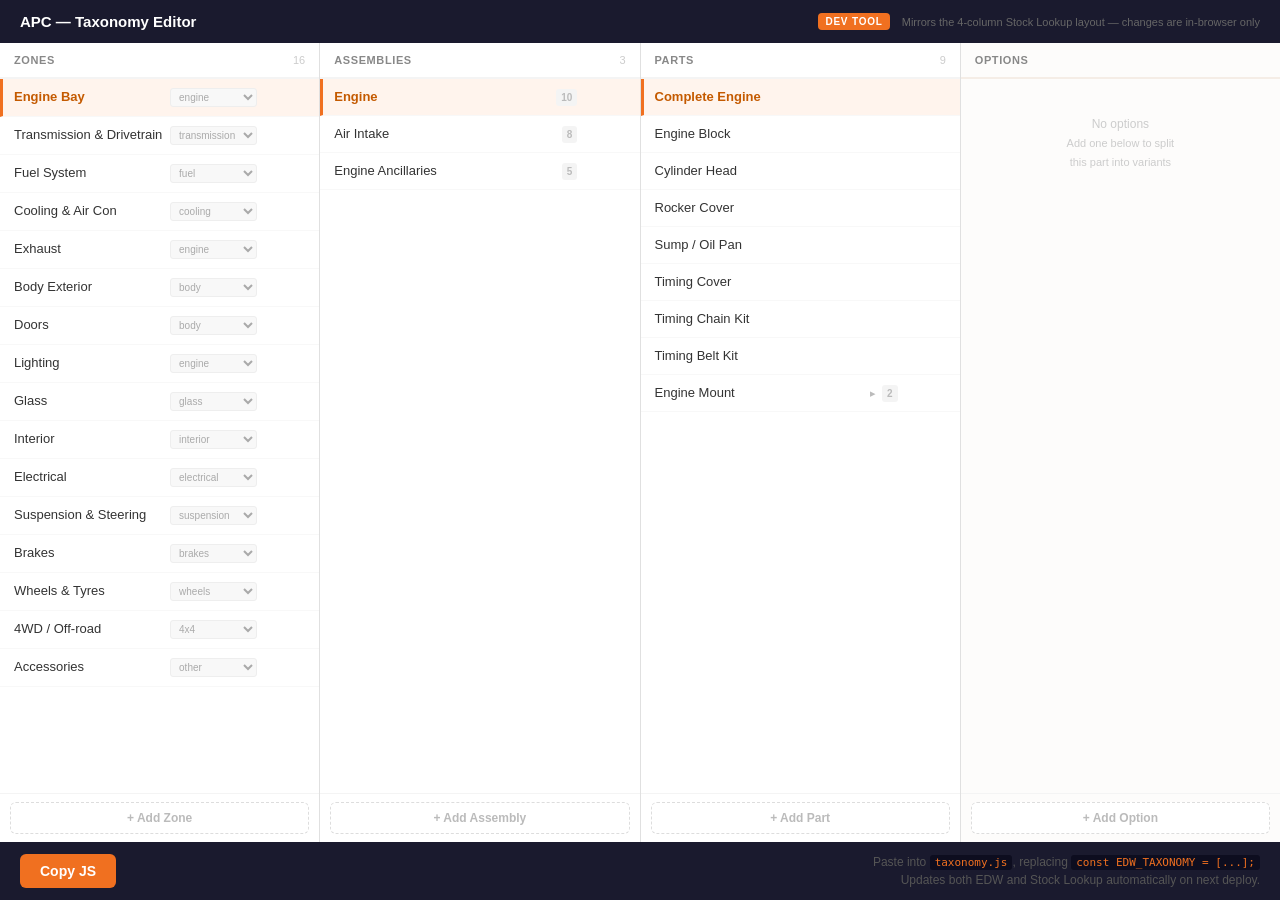
<file: taxonomy-editor.html>
<!DOCTYPE html>
<html lang="en">
<head>
<meta charset="UTF-8">
<meta name="viewport" content="width=device-width, initial-scale=1.0">
<title>APC — Taxonomy Editor</title>
<style>
* { box-sizing: border-box; margin: 0; padding: 0; }
body { font-family: -apple-system, BlinkMacSystemFont, 'Segoe UI', sans-serif; background: #f4f4f4; color: #333; height: 100vh; display: flex; flex-direction: column; overflow: hidden; }

.header { background: #1a1a2e; color: white; padding: 13px 20px; display: flex; align-items: center; gap: 12px; flex-shrink: 0; }
.header h1 { font-size: 15px; font-weight: 700; flex: 1; }
.dev-tag { background: #f07020; color: white; font-size: 10px; font-weight: 800; padding: 3px 7px; border-radius: 4px; letter-spacing: 0.8px; text-transform: uppercase; }
.header-note { font-size: 11px; color: #666; }

.main { display: grid; grid-template-columns: 1fr 1fr 1fr 1fr; gap: 1px; background: #e0e0e0; flex: 1; overflow: hidden; }

.col { background: white; display: flex; flex-direction: column; min-height: 0; }
.col-header { padding: 11px 14px; border-bottom: 2px solid #f4f4f4; display: flex; align-items: center; gap: 8px; flex-shrink: 0; }
.col-title { font-size: 11px; font-weight: 800; text-transform: uppercase; letter-spacing: 0.6px; color: #888; flex: 1; }
.col-count { font-size: 11px; color: #ccc; }
.col-list { flex: 1; overflow-y: auto; min-height: 0; }
.col-footer { padding: 8px 10px; border-top: 1px solid #f4f4f4; flex-shrink: 0; }

.item { padding: 9px 14px; cursor: pointer; border-bottom: 1px solid #f8f8f8; display: flex; align-items: center; gap: 6px; font-size: 13px; line-height: 1.3; transition: background 0.1s; }
.item:hover { background: #fafafa; }
.item.active { background: #fff4ed; border-left: 3px solid #f07020; padding-left: 11px; color: #c45a00; font-weight: 600; }
.item-text { flex: 1; min-width: 0; }
.item-badge { font-size: 10px; color: #bbb; background: #f4f4f4; padding: 2px 5px; border-radius: 3px; flex-shrink: 0; font-weight: 600; }
.item-arrow { font-size: 11px; color: #bbb; flex-shrink: 0; }
.btn-icon { opacity: 0; font-size: 14px; color: #ccc; cursor: pointer; flex-shrink: 0; padding: 2px 4px; border-radius: 3px; line-height: 1; transition: opacity 0.1s, color 0.1s, background 0.1s; border: none; background: none; font-family: inherit; }
.item:hover .btn-icon { opacity: 1; }
.btn-icon.del:hover { color: #ef4444; background: #fee2e2; }
.btn-icon.edit:hover { color: #f07020; background: #fff4ed; }

.empty-state { padding: 36px 14px; text-align: center; color: #ccc; font-size: 12px; line-height: 1.6; }
.empty-state strong { display: block; font-size: 14px; margin-bottom: 4px; color: #ddd; }

.add-btn { width: 100%; padding: 8px; border: 1px dashed #ddd; background: white; color: #bbb; font-size: 12px; font-weight: 600; border-radius: 6px; cursor: pointer; transition: all 0.15s; font-family: inherit; }
.add-btn:hover { border-color: #f07020; color: #f07020; background: #fff4ed; }

.cat-select { font-size: 10px; color: #aaa; background: #f8f8f8; border: 1px solid #eee; border-radius: 3px; padding: 2px 4px; cursor: pointer; flex-shrink: 0; font-family: inherit; }
.cat-select:focus { outline: 1px solid #f07020; }

/* Options column — slightly different tint */
.col.options-col { background: #fdfcfb; }
.col.options-col .col-header { border-bottom-color: #f5ede6; }
.col.options-col .item { border-bottom-color: #f7f3f0; }
.col.options-col .item:hover { background: #fdf6f1; }
.col.options-col .item.active { background: #fff4ed; }

.bottom-bar { background: #1a1a2e; padding: 11px 20px; display: flex; align-items: center; gap: 14px; flex-shrink: 0; }
.copy-btn { background: #f07020; color: white; border: none; padding: 9px 20px; border-radius: 6px; font-size: 14px; font-weight: 700; cursor: pointer; transition: background 0.1s; font-family: inherit; }
.copy-btn:hover { background: #d95f10; }
.copy-btn:active { transform: scale(0.97); }
.copy-ok { color: #22c55e; font-size: 13px; font-weight: 700; opacity: 0; transition: opacity 0.3s; white-space: nowrap; }
.copy-ok.show { opacity: 1; }
.bottom-note { color: #555; font-size: 12px; margin-left: auto; line-height: 1.5; text-align: right; }
.bottom-note code { color: #f07020; background: #0d0d1f; padding: 1px 5px; border-radius: 3px; font-size: 11px; }
</style>
<script src="taxonomy.js?v=1"></script>
</head>
<body>

<div class="header">
  <h1>APC — Taxonomy Editor</h1>
  <span class="dev-tag">Dev Tool</span>
  <span class="header-note">Mirrors the 4-column Stock Lookup layout — changes are in-browser only</span>
</div>

<div class="main">

  <div class="col">
    <div class="col-header">
      <span class="col-title">Zones</span>
      <span class="col-count" id="zone-count"></span>
    </div>
    <div class="col-list" id="zone-list"></div>
    <div class="col-footer"><button class="add-btn" onclick="addZone()">+ Add Zone</button></div>
  </div>

  <div class="col">
    <div class="col-header">
      <span class="col-title">Assemblies</span>
      <span class="col-count" id="asm-count"></span>
    </div>
    <div class="col-list" id="asm-list"></div>
    <div class="col-footer"><button class="add-btn" onclick="addAssembly()">+ Add Assembly</button></div>
  </div>

  <div class="col">
    <div class="col-header">
      <span class="col-title">Parts</span>
      <span class="col-count" id="parts-count"></span>
    </div>
    <div class="col-list" id="parts-list"></div>
    <div class="col-footer"><button class="add-btn" onclick="addPart()">+ Add Part</button></div>
  </div>

  <div class="col options-col">
    <div class="col-header">
      <span class="col-title">Options</span>
      <span class="col-count" id="opts-count"></span>
    </div>
    <div class="col-list" id="opts-list"></div>
    <div class="col-footer"><button class="add-btn" onclick="addOption()">+ Add Option</button></div>
  </div>

</div>

<div class="bottom-bar">
  <button class="copy-btn" onclick="copyJS()">Copy JS</button>
  <span class="copy-ok" id="copy-ok">✓ Copied!</span>
  <span class="bottom-note">
    Paste into <code>taxonomy.js</code>, replacing <code>const EDW_TAXONOMY = [...];</code><br>
    Updates both EDW and Stock Lookup automatically on next deploy.
  </span>
</div>

<script>
const APC_CATS = ['engine','transmission','fuel','cooling','body','electrical','suspension','brakes','wheels','interior','glass','4x4','other'];

const TAXONOMY_DATA = EDW_TAXONOMY;   // sourced from taxonomy.js

// ── State ────────────────────────────────────────────────────────────
let taxonomy = JSON.parse(JSON.stringify(TAXONOMY_DATA));
let selZone = 0;
let selAsm  = 0;
let selPart = 0; // index into getGroups() result

// ── Part grouping (mirrors _slGetPartGroups in script.js) ────────────
function getGroups(zI, aI) {
    const parts = taxonomy[zI]?.assemblies[aI]?.parts || [];
    const map = new Map();
    parts.forEach(p => {
        const m = p.match(/^(.*?)\s*\(([^)]+)\)\s*$/);
        const base = m ? m[1].trim() : p;
        const qual = m ? m[2].trim() : null;
        if (!map.has(base)) map.set(base, []);
        if (qual) map.get(base).push(qual);
    });
    return [...map.entries()].map(([base, quals]) => ({ base, quals }));
}

// ── Utils ────────────────────────────────────────────────────────────
function esc(s) {
    return String(s).replace(/&/g,'&amp;').replace(/</g,'&lt;').replace(/>/g,'&gt;').replace(/"/g,'&quot;');
}

// ── Render ───────────────────────────────────────────────────────────
function render() { renderZones(); renderAsms(); renderParts(); renderOpts(); }

function renderZones() {
    document.getElementById('zone-count').textContent = taxonomy.length;
    document.getElementById('zone-list').innerHTML = taxonomy.length
        ? taxonomy.map((z, i) => `
            <div class="item${i===selZone?' active':''}" onclick="selectZone(${i})">
                <div class="item-text" title="${esc(z.zone)}">${esc(z.zone)}</div>
                <select class="cat-select" onchange="changeCat(${i},this.value)" onclick="event.stopPropagation()">
                    ${APC_CATS.map(c=>`<option value="${c}"${c===z.apcCategory?' selected':''}>${c}</option>`).join('')}
                </select>
                <button class="btn-icon edit" onclick="event.stopPropagation();renameZone(${i})">✎</button>
                <button class="btn-icon del"  onclick="event.stopPropagation();delZone(${i})">×</button>
            </div>`)
          .join('')
        : '<div class="empty-state"><strong>No zones</strong>Add one below</div>';
}

function renderAsms() {
    const zone = taxonomy[selZone];
    document.getElementById('asm-count').textContent = zone ? zone.assemblies.length : '';
    document.getElementById('asm-list').innerHTML = !zone
        ? '<div class="empty-state"><strong>—</strong>Select a zone</div>'
        : !zone.assemblies.length
        ? '<div class="empty-state"><strong>No assemblies</strong>Add one below</div>'
        : zone.assemblies.map((a, i) => `
            <div class="item${i===selAsm?' active':''}" onclick="selectAsm(${i})">
                <div class="item-text" title="${esc(a.name)}">${esc(a.name)}</div>
                <span class="item-badge">${a.parts.length}</span>
                <button class="btn-icon edit" onclick="event.stopPropagation();renameAsm(${i})">✎</button>
                <button class="btn-icon del"  onclick="event.stopPropagation();delAsm(${i})">×</button>
            </div>`)
          .join('');
}

function renderParts() {
    const groups = getGroups(selZone, selAsm);
    document.getElementById('parts-count').textContent = groups.length || '';
    document.getElementById('parts-list').innerHTML = !taxonomy[selZone]?.assemblies[selAsm]
        ? '<div class="empty-state"><strong>—</strong>Select an assembly</div>'
        : !groups.length
        ? '<div class="empty-state"><strong>No parts</strong>Add one below</div>'
        : groups.map((g, i) => `
            <div class="item${i===selPart?' active':''}" onclick="selectPart(${i})">
                <div class="item-text" title="${esc(g.base)}">${esc(g.base)}</div>
                ${g.quals.length ? `<span class="item-arrow">▸</span><span class="item-badge">${g.quals.length}</span>` : ''}
                <button class="btn-icon edit" onclick="event.stopPropagation();renamePart(${i})">✎</button>
                <button class="btn-icon del"  onclick="event.stopPropagation();delPart(${i})">×</button>
            </div>`)
          .join('');
}

function renderOpts() {
    const groups = getGroups(selZone, selAsm);
    const group  = groups[selPart];
    document.getElementById('opts-count').textContent = group?.quals.length || '';
    if (!group) {
        document.getElementById('opts-list').innerHTML = '<div class="empty-state"><strong>—</strong>Select a part</div>';
        return;
    }
    if (!group.quals.length) {
        document.getElementById('opts-list').innerHTML =
            '<div class="empty-state">No options<br><span style="font-size:11px;color:#ccc">Add one below to split<br>this part into variants</span></div>';
        return;
    }
    document.getElementById('opts-list').innerHTML = group.quals.map((q, i) => `
        <div class="item">
            <div class="item-text">${esc(q)}</div>
            <button class="btn-icon edit" onclick="renameOpt(${i})">✎</button>
            <button class="btn-icon del"  onclick="delOpt(${i})">×</button>
        </div>`).join('');
}

// ── Select ───────────────────────────────────────────────────────────
function selectZone(i) { selZone=i; selAsm=0; selPart=0; render(); }
function selectAsm(i)  { selAsm=i;  selPart=0; renderAsms(); renderParts(); renderOpts(); }
function selectPart(i) { selPart=i; renderParts(); renderOpts(); }

// ── Add ──────────────────────────────────────────────────────────────
function addZone() {
    const n = prompt('Zone name:');
    if (!n?.trim()) return;
    taxonomy.push({ zone: n.trim(), apcCategory: 'other', assemblies: [] });
    selZone = taxonomy.length-1; selAsm=0; selPart=0;
    render();
}

function addAssembly() {
    if (!taxonomy[selZone]) return alert('Select a zone first.');
    const n = prompt('Assembly name:');
    if (!n?.trim()) return;
    taxonomy[selZone].assemblies.push({ name: n.trim(), parts: [] });
    selAsm = taxonomy[selZone].assemblies.length-1; selPart=0;
    render();
}

function addPart() {
    const asm = taxonomy[selZone]?.assemblies[selAsm];
    if (!asm) return alert('Select an assembly first.');
    const n = prompt('Part name:\n\nTip: leave options for the Options column — just enter the base name here, e.g. "Shock Absorber" not "Shock Absorber (Front Left)"');
    if (!n?.trim()) return;
    // Strip any trailing qualifier from the base name entered here
    const base = n.trim().replace(/\s*\([^)]+\)\s*$/, '').trim();
    asm.parts.push(base);
    selPart = getGroups(selZone, selAsm).length - 1;
    renderParts(); renderOpts();
}

function addOption() {
    const asm = taxonomy[selZone]?.assemblies[selAsm];
    if (!asm) return alert('Select an assembly first.');
    const groups = getGroups(selZone, selAsm);
    const group  = groups[selPart];
    if (!group) return alert('Select a part first.');
    const q = prompt(`Add option for "${group.base}":\n\nExamples: Left, Right, Front Left, Manual, Automatic`);
    if (!q?.trim()) return;
    asm.parts.push(`${group.base} (${q.trim()})`);
    // Remove bare base-name entry if we just added the first qualifier
    if (!group.quals.length) {
        const idx = asm.parts.indexOf(group.base);
        if (idx !== -1) asm.parts.splice(idx, 1);
    }
    renderParts(); renderOpts();
}

// ── Rename ───────────────────────────────────────────────────────────
function renameZone(i) {
    const n = prompt('Rename zone:', taxonomy[i].zone);
    if (!n?.trim() || n.trim()===taxonomy[i].zone) return;
    taxonomy[i].zone = n.trim(); renderZones();
}

function renameAsm(i) {
    const cur = taxonomy[selZone].assemblies[i].name;
    const n = prompt('Rename assembly:', cur);
    if (!n?.trim() || n.trim()===cur) return;
    taxonomy[selZone].assemblies[i].name = n.trim(); renderAsms();
}

function renamePart(i) {
    const groups = getGroups(selZone, selAsm);
    const group  = groups[i];
    if (!group) return;
    const n = prompt('Rename part base name:', group.base);
    if (!n?.trim() || n.trim()===group.base) return;
    const newBase = n.trim();
    const asm = taxonomy[selZone].assemblies[selAsm];
    asm.parts = asm.parts.map(p => {
        if (p === group.base) return newBase;
        if (p.startsWith(group.base + ' (')) return newBase + p.slice(group.base.length);
        return p;
    });
    renderParts(); renderOpts();
}

function renameOpt(i) {
    const groups = getGroups(selZone, selAsm);
    const group  = groups[selPart];
    if (!group || !group.quals[i]) return;
    const oldQ = group.quals[i];
    const n = prompt('Rename option:', oldQ);
    if (!n?.trim() || n.trim()===oldQ) return;
    const asm = taxonomy[selZone].assemblies[selAsm];
    const oldFull = `${group.base} (${oldQ})`;
    const newFull = `${group.base} (${n.trim()})`;
    const idx = asm.parts.indexOf(oldFull);
    if (idx !== -1) asm.parts[idx] = newFull;
    renderParts(); renderOpts();
}

// ── Delete ───────────────────────────────────────────────────────────
function delZone(i) {
    if (!confirm(`Delete zone "${taxonomy[i].zone}" and ALL its contents?`)) return;
    taxonomy.splice(i,1);
    selZone = Math.min(selZone, Math.max(0, taxonomy.length-1));
    selAsm=0; selPart=0;
    render();
}

function delAsm(i) {
    const a = taxonomy[selZone]?.assemblies[i];
    if (!a || !confirm(`Delete assembly "${a.name}" and all its parts?`)) return;
    taxonomy[selZone].assemblies.splice(i,1);
    selAsm = Math.min(selAsm, Math.max(0, taxonomy[selZone].assemblies.length-1));
    selPart=0;
    render();
}

function delPart(i) {
    const groups = getGroups(selZone, selAsm);
    const group  = groups[i];
    if (!group) return;
    const label = group.quals.length ? `"${group.base}" and all its ${group.quals.length} options` : `"${group.base}"`;
    if (!confirm(`Delete ${label}?`)) return;
    const asm = taxonomy[selZone].assemblies[selAsm];
    asm.parts = asm.parts.filter(p => p !== group.base && !p.startsWith(group.base + ' ('));
    selPart = Math.min(selPart, Math.max(0, getGroups(selZone, selAsm).length-1));
    renderParts(); renderOpts();
}

function delOpt(i) {
    const groups = getGroups(selZone, selAsm);
    const group  = groups[selPart];
    if (!group || !group.quals[i]) return;
    const full = `${group.base} (${group.quals[i]})`;
    if (!confirm(`Delete option "${group.quals[i]}" from "${group.base}"?`)) return;
    const asm = taxonomy[selZone].assemblies[selAsm];
    asm.parts = asm.parts.filter(p => p !== full);
    // If last option removed, restore the bare base name
    const remaining = getGroups(selZone, selAsm).find(g => g.base === group.base);
    if (!remaining) asm.parts.push(group.base);
    renderParts(); renderOpts();
}

// ── Category ─────────────────────────────────────────────────────────
function changeCat(i, val) { taxonomy[i].apcCategory = val; }

// ── Export ───────────────────────────────────────────────────────────
function copyJS() {
    const lines = ['const EDW_TAXONOMY = ['];
    taxonomy.forEach((zone, zi) => {
        lines.push('    {');
        lines.push(`        zone: ${JSON.stringify(zone.zone)},`);
        lines.push(`        apcCategory: ${JSON.stringify(zone.apcCategory)},`);
        lines.push('        assemblies: [');
        zone.assemblies.forEach(asm => {
            const ps = asm.parts.map(p => JSON.stringify(p)).join(', ');
            lines.push(`            { name: ${JSON.stringify(asm.name)}, parts: [${ps}] },`);
        });
        lines.push('        ]');
        lines.push('    }' + (zi < taxonomy.length-1 ? ',' : ''));
    });
    lines.push('];');
    navigator.clipboard.writeText(lines.join('\n')).then(() => {
        const el = document.getElementById('copy-ok');
        el.classList.add('show');
        setTimeout(() => el.classList.remove('show'), 2500);
    }).catch(() => alert('Clipboard blocked — try in Chrome/Edge or serve via HTTP.'));
}

render();
</script>
</body>
</html>
</file>
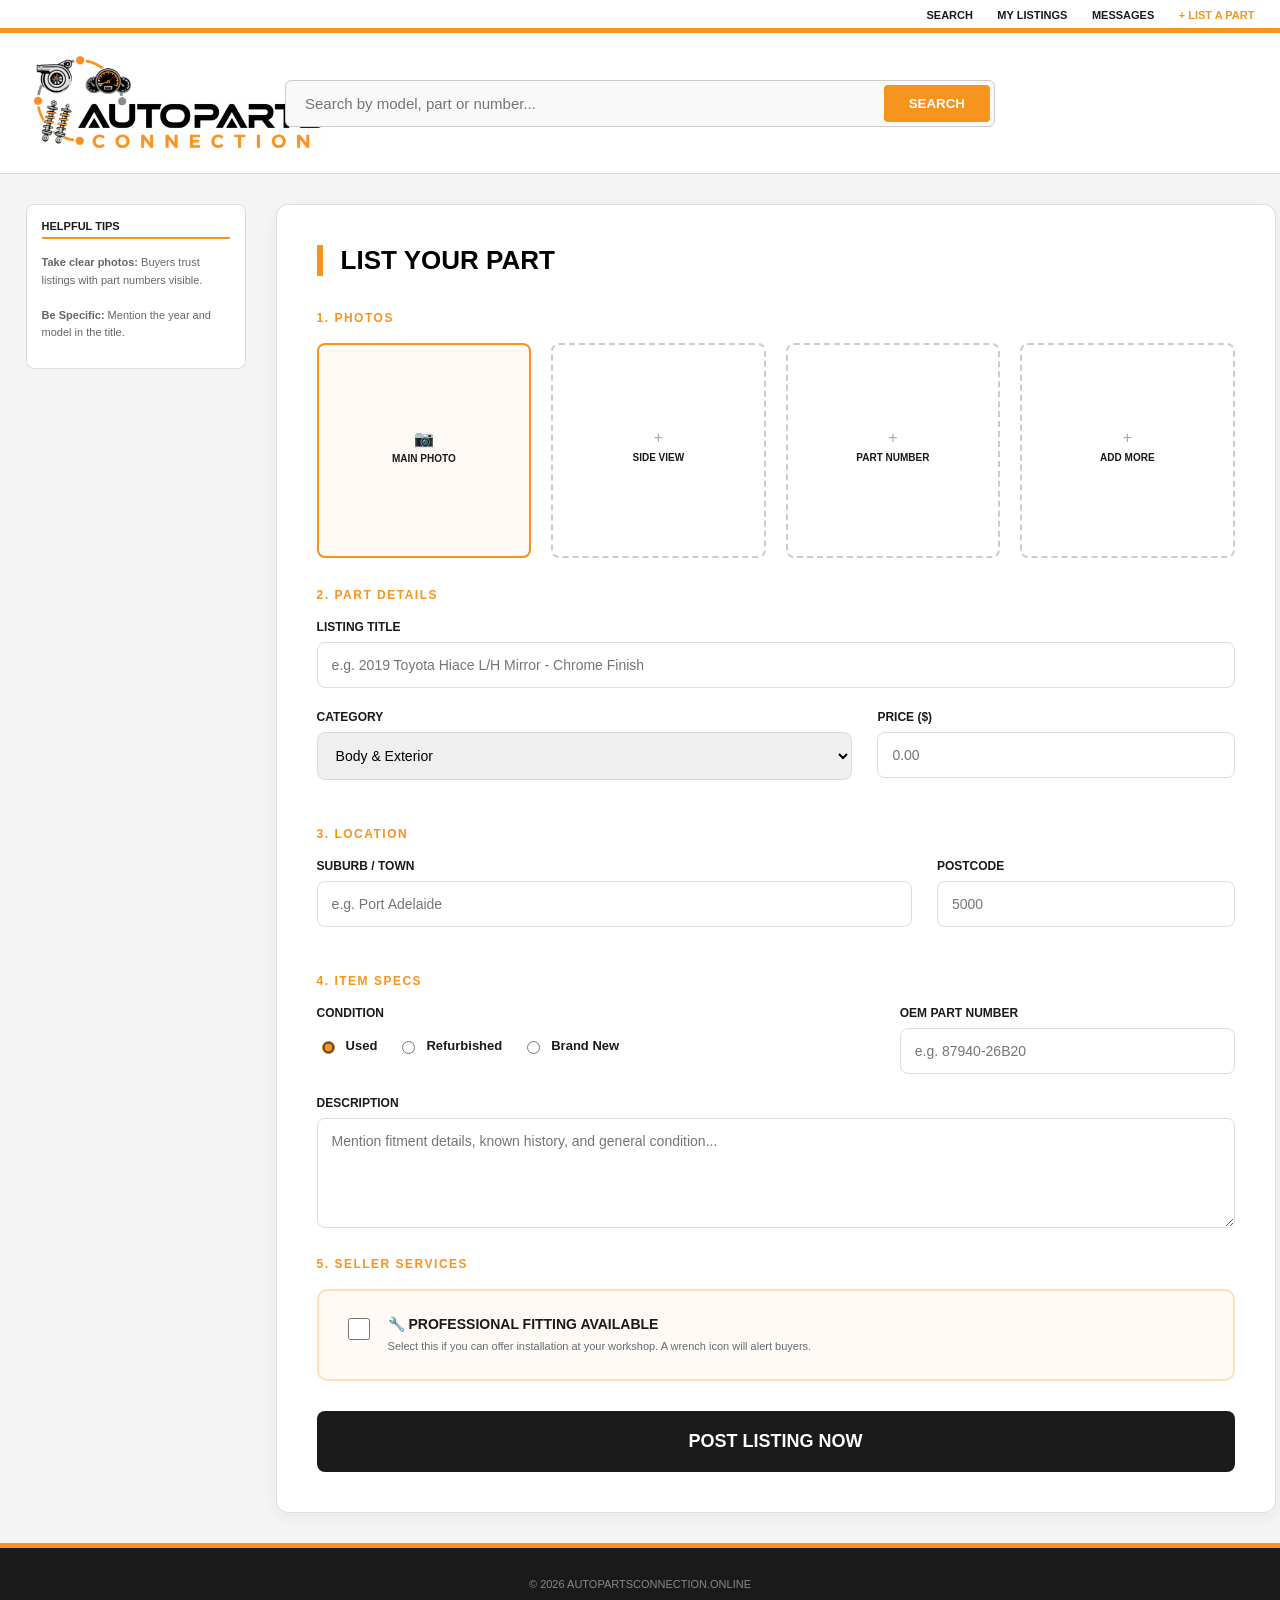
<file: images/list-part-final.html>
<!DOCTYPE html>
<html lang="en">
<head>
    <meta charset="UTF-8">
    <meta name="viewport" content="width=device-width, initial-scale=1.0">
    <title>List a Part | Auto Parts Connection</title>
    <style>
        :root { 
            --apc-orange: #F7941D; 
            --apc-black: #1A1A1B; 
            --bg: #F4F4F4; 
            --white: #ffffff; 
            --grey-text: #636e72; 
        }

        html, body { height: 100%; margin: 0; font-family: 'Segoe UI', sans-serif; background: var(--bg); display: flex; flex-direction: column; }
        
        input::-webkit-outer-spin-button,
        input::-webkit-inner-spin-button { -webkit-appearance: none; margin: 0; }
        input[type=number] { -moz-appearance: textfield; }

        .top-bar { background: var(--white); padding: 5px 2%; text-align: right; border-bottom: 5px solid var(--apc-orange); flex-shrink: 0; }
        .top-bar a { margin-left: 20px; text-decoration: none; color: var(--apc-black); font-size: 11px; font-weight: bold; text-transform: uppercase; }

        .header-main { background: var(--white); padding: 15px 2%; border-bottom: 1px solid #ddd; display: flex; align-items: center; position: relative; min-height: 110px; flex-shrink: 0; }
        .header-main img { height: 100px; display: block; }
        
        /* MATCHED SEARCH BAR */
        .header-search-container { position: absolute !important; left: 50% !important; transform: translateX(-50%) !important; display: flex !important; background: #f9f9f9 !important; padding: 4px !important; border-radius: 6px !important; border: 1px solid #ccc !important; width: 100% !important; max-width: 700px !important; }
        .header-search-container input { flex: 1 !important; padding: 10px 15px !important; border: none !important; background: transparent !important; font-size: 15px !important; outline: none !important; }
        .header-search-container button { background: var(--apc-orange) !important; color: var(--white) !important; border: none !important; padding: 0 25px !important; border-radius: 4px !important; font-weight: 900 !important; cursor: pointer !important; }

        .main-layout { display: grid; grid-template-columns: 1fr 1000px 1fr; gap: 30px; padding: 30px 2%; width: 100%; box-sizing: border-box; flex: 1 0 auto; }
        .sidebar-left, .sidebar-right { justify-self: center; width: 220px; }
        .sidebar-box { background: var(--white); border-radius: 8px; border: 1px solid #ddd; padding: 15px; height: fit-content; width: 100%; box-sizing: border-box; }
        .sidebar-title { font-size: 11px; font-weight: 900; text-transform: uppercase; color: var(--apc-black); border-bottom: 2px solid var(--apc-orange); padding-bottom: 5px; margin-bottom: 15px; display: block; }

        .form-card { background: white; border-radius: 12px; border: 1px solid #ddd; padding: 40px; box-shadow: 0 4px 15px rgba(0,0,0,0.05); }
        h1 { font-weight: 900; text-transform: uppercase; border-left: 6px solid var(--apc-orange); padding-left: 18px; font-size: 26px; margin-bottom: 35px; margin-top: 0; }
        
        .section-label { font-size: 12px; font-weight: 900; text-transform: uppercase; color: var(--apc-orange); margin-bottom: 18px; display: block; letter-spacing: 1.5px; margin-top: 25px; }
        .form-group { margin-bottom: 22px; }
        label { display: block; font-weight: 800; font-size: 12px; text-transform: uppercase; margin-bottom: 8px; color: var(--apc-black); }
        input[type="text"], input[type="number"], select, textarea { width: 100%; padding: 14px; border: 1px solid #ddd; border-radius: 8px; box-sizing: border-box; font-family: inherit; font-size: 14px; outline: none; }

        .photo-upload-grid { display: grid; grid-template-columns: repeat(4, 1fr); gap: 20px; margin-bottom: 30px; }
        .photo-box { aspect-ratio: 1/1; border: 2px dashed #ccc; border-radius: 8px; display: flex; flex-direction: column; align-items: center; justify-content: center; color: #aaa; cursor: pointer; transition: 0.2s; }
        .photo-box:hover { border-color: var(--apc-orange); color: var(--apc-orange); background: #fffaf5; }
        .photo-box.main-photo { border: 2px solid var(--apc-orange); background: #fffaf5; color: var(--apc-orange); }

        .fitting-box { background: #fffaf5; border: 2px solid #ffe0b3; padding: 25px; border-radius: 10px; display: flex; align-items: flex-start; gap: 15px; margin-bottom: 20px; }
        .wrench-toggle { width: 22px; height: 22px; accent-color: var(--apc-orange); margin-top: 2px; flex-shrink: 0; }
        .fitting-text h3 { margin: 0; font-size: 14px; font-weight: 900; color: var(--apc-black); }
        .fitting-text p { margin: 6px 0 0 0; font-size: 11px; color: var(--grey-text); line-height: 1.5; }

        .btn-list { background: var(--apc-black); color: white; border: none; padding: 20px; border-radius: 8px; font-weight: 900; width: 100%; cursor: pointer; font-size: 18px; text-transform: uppercase; transition: 0.2s; margin-top: 10px; }
        .btn-list:hover { background: var(--apc-orange); }

        footer { background: var(--apc-black); color: #888; padding: 30px; text-align: center; font-size: 11px; border-top: 5px solid var(--apc-orange); flex-shrink: 0; }
    </style>
</head>
<body>

    <div class="top-bar">
        <a href="index.html">SEARCH</a>
        <a href="#">MY LISTINGS</a>
        <a href="#">MESSAGES</a>
        <a href="list-part.html" style="color: var(--apc-orange);">+ LIST A PART</a>
    </div>

    <div class="header-main">
        <a href="index.html"><img src="APC.logo.png" alt="Auto Parts Connection"></a>
        <div class="header-search-container">
            <input type="text" placeholder="Search by model, part or number...">
            <button>SEARCH</button>
        </div>
    </div>

    <div class="main-layout">
        <div class="sidebar-left">
            <aside class="sidebar-box">
                <span class="sidebar-title">Helpful Tips</span>
                <p style="font-size: 11px; color: #666; line-height: 1.6;">
                    <b>Take clear photos:</b> Buyers trust listings with part numbers visible.<br><br>
                    <b>Be Specific:</b> Mention the year and model in the title.
                </p>
            </aside>
        </div>

        <main>
            <div class="form-card">
                <h1>List Your Part</h1>
                
                <span class="section-label">1. Photos</span>
                <div class="photo-upload-grid">
                    <div class="photo-box main-photo"><span>📷</span><label style="font-size: 10px; margin-top: 5px; cursor: pointer;">Main Photo</label></div>
                    <div class="photo-box"><span>+</span><label style="font-size: 10px; margin-top: 5px; cursor: pointer;">Side View</label></div>
                    <div class="photo-box"><span>+</span><label style="font-size: 10px; margin-top: 5px; cursor: pointer;">Part Number</label></div>
                    <div class="photo-box"><span>+</span><label style="font-size: 10px; margin-top: 5px; cursor: pointer;">Add More</label></div>
                </div>

                <span class="section-label">2. Part Details</span>
                <div class="form-group">
                    <label>Listing Title</label>
                    <input type="text" id="partTitle" placeholder="e.g. 2019 Toyota Hiace L/H Mirror - Chrome Finish">
                </div>

                <div style="display:flex; gap:25px;">
                    <div class="form-group" style="flex:1.5;">
                        <label>Category</label>
                        <select id="partCategory">
                            <option>Body & Exterior</option>
                            <option>Engine & Drivetrain</option>
                            <option>Interior & Dash</option>
                            <option>Wheels & Tyres</option>
                            <option>Electrical & Lighting</option>
                        </select>
                    </div>
                    <div class="form-group" style="flex:1;">
                        <label>Price ($)</label>
                        <input type="number" id="partPrice" placeholder="0.00">
                    </div>
                </div>

                <span class="section-label">3. Location</span>
                <div style="display:flex; gap:25px;">
                    <div class="form-group" style="flex:2;">
                        <label>Suburb / Town</label>
                        <input type="text" id="partLocation" placeholder="e.g. Port Adelaide">
                    </div>
                    <div class="form-group" style="flex:1;">
                        <label>Postcode</label>
                        <input type="text" placeholder="5000">
                    </div>
                </div>

                <span class="section-label">4. Item Specs</span>
                <div style="display:flex; gap:25px;">
                    <div class="form-group" style="flex:2;">
                        <label>Condition</label>
                        <div style="display: flex; gap: 20px; padding-top: 10px;">
                            <label style="font-weight: 600; text-transform: none; display: flex; align-items: center; gap: 8px; font-size: 13px; cursor: pointer;">
                                <input type="radio" name="cond" value="Used" checked style="width: auto; accent-color: var(--apc-orange);"> Used
                            </label>
                            <label style="font-weight: 600; text-transform: none; display: flex; align-items: center; gap: 8px; font-size: 13px; cursor: pointer;">
                                <input type="radio" name="cond" value="Refurbished" style="width: auto; accent-color: var(--apc-orange);"> Refurbished
                            </label>
                            <label style="font-weight: 600; text-transform: none; display: flex; align-items: center; gap: 8px; font-size: 13px; cursor: pointer;">
                                <input type="radio" name="cond" value="New" style="width: auto; accent-color: var(--apc-orange);"> Brand New
                            </label>
                        </div>
                    </div>
                    <div class="form-group" style="flex:1.2;">
                        <label>OEM Part Number</label>
                        <input type="text" placeholder="e.g. 87940-26B20">
                    </div>
                </div>

                <div class="form-group">
                    <label>Description</label>
                    <textarea id="partDesc" rows="5" placeholder="Mention fitment details, known history, and general condition..."></textarea>
                </div>

                <span class="section-label">5. Seller Services</span>
                <div class="fitting-box">
                    <input type="checkbox" id="fittingToggle" class="wrench-toggle">
                    <div class="fitting-text">
                        <h3>🔧 PROFESSIONAL FITTING AVAILABLE</h3>
                        <p>Select this if you can offer installation at your workshop. A wrench icon will alert buyers.</p>
                    </div>
                </div>

                <button type="button" id="postBtn" class="btn-list">POST LISTING NOW</button>
            </div>
        </main>

        <div class="sidebar-right">
            <aside class="sidebar-box">
                <span class="sidebar-title">Sponsored</span>
                <div style="width:100%; height:120px; background:#eee; border-radius:4px; margin-bottom:10px; display:flex; align-items:center; justify-content:center; color:#ccc; font-size:10px;">AD SPACE</div>
            </aside>
        </div>
    </div>

    <footer>&copy; 2026 AUTOPARTSCONNECTION.ONLINE</footer>

    <script>
        document.getElementById('postBtn').addEventListener('click', function() {
            // 1. Capture the values
            const title = document.getElementById('partTitle').value;
            const price = document.getElementById('partPrice').value;
            const location = document.getElementById('partLocation').value;
            
            // Get selected radio button value
            const condition = document.querySelector('input[name="cond"]:checked').value;

            // Simple check: Don't post if empty
            if(!title || !price || !location) {
                alert("Please fill in the title, price, and location!");
                return;
            }

            // 2. Create the data package
            const newPart = {
                title: title,
                price: price,
                location: location,
                condition: condition,
                image: "images/placeholder.jpg" // Placeholder until we handle uploads
            };

            // 3. Get existing parts from memory or start empty list
            let savedParts = JSON.parse(localStorage.getItem('myParts')) || [];

            // 4. Add new part to the front of the list
            savedParts.unshift(newPart);

            // 5. Save back to memory
            localStorage.setItem('myParts', JSON.stringify(savedParts));

            // 6. Notify and Go Home
            alert("Part Listed Successfully!");
            window.location.href = "index.html";
        });
    </script>

</body>
</html>
</file>
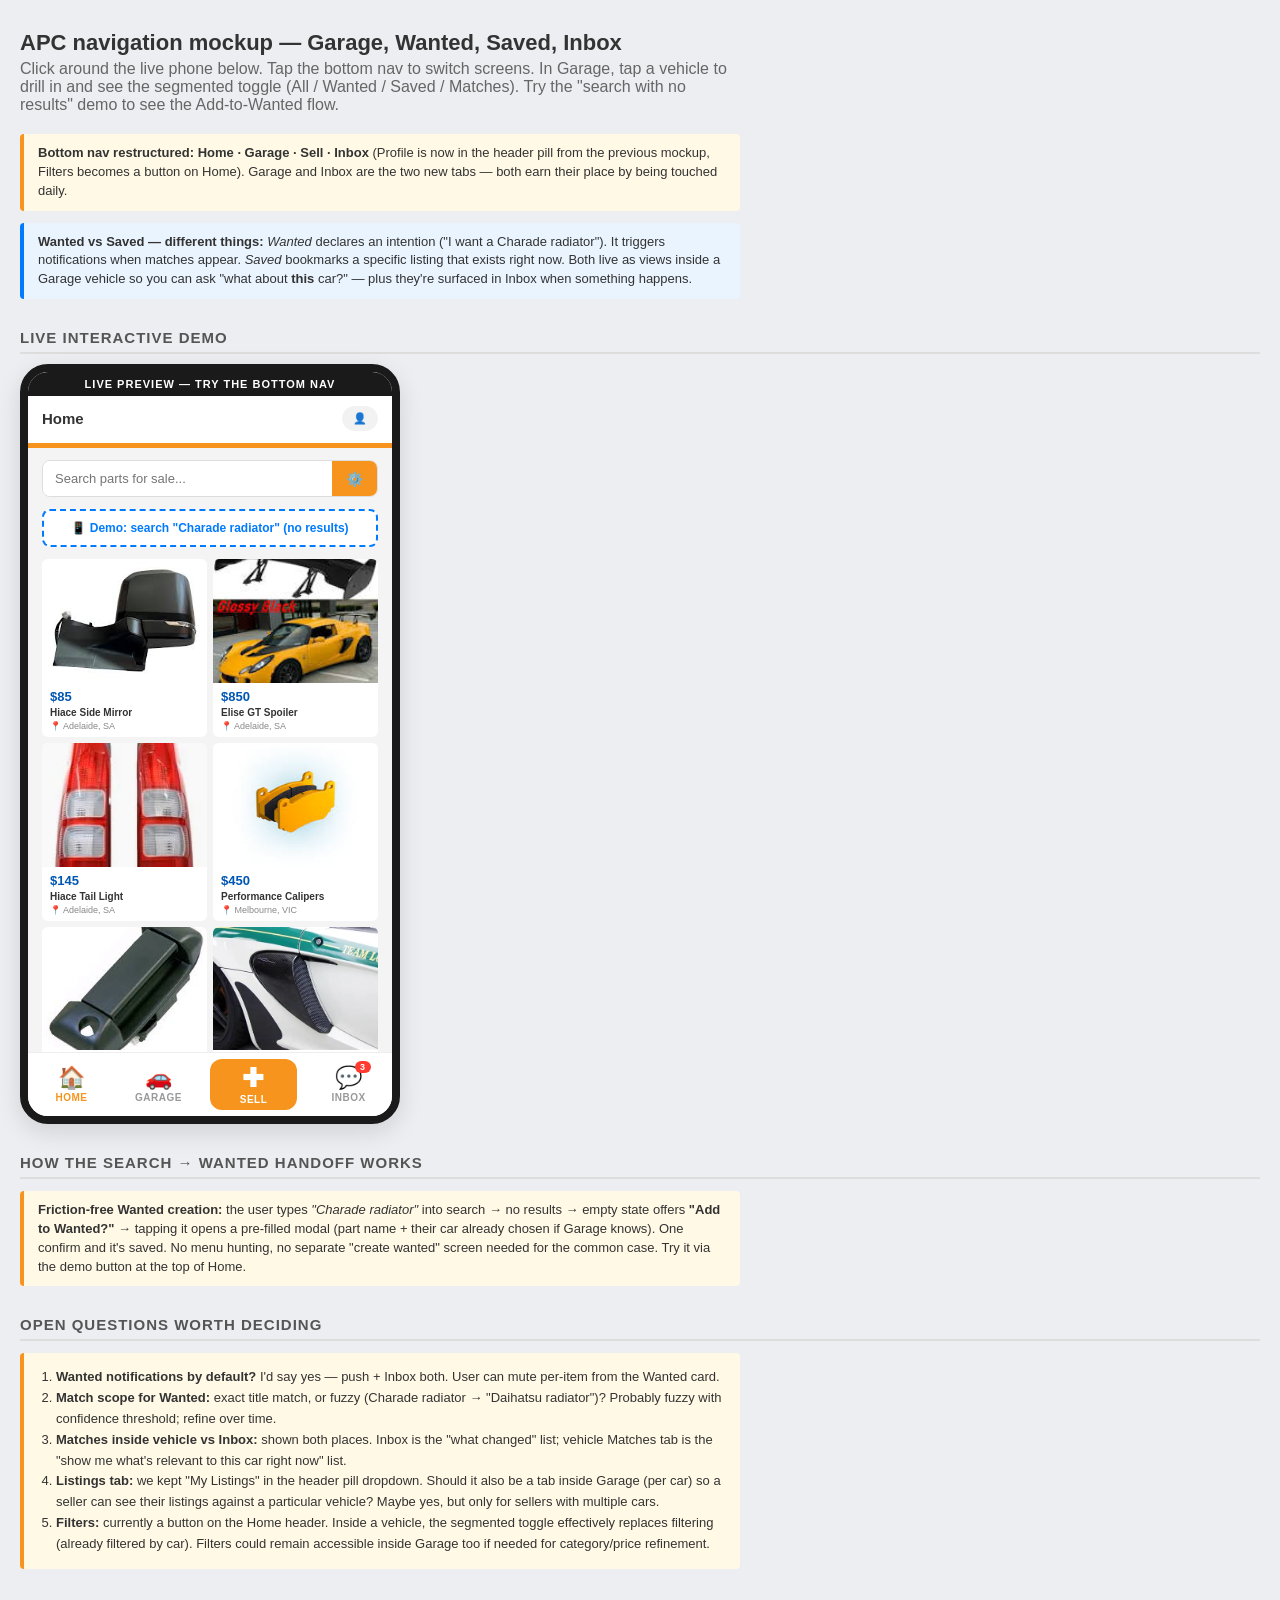
<file: mockups/navigation-mockup.html>
<!DOCTYPE html>
<html lang="en">
<head>
<meta charset="UTF-8">
<meta name="viewport" content="width=device-width, initial-scale=1.0">
<title>APC Navigation Mockup — Garage, Wanted, Saved, Inbox</title>
<style>
:root {
    --apc-orange: #F7941D;
    --apc-orange-dark: #d97c0c;
    --apc-blue: #007AFF;
    --apc-blue-bg: #0056b3;
    --apc-charcoal: #333;
    --apc-soft-grey: #555;
    --apc-green: #28a745;
    --bg: #F4F4F4;
    --white: #ffffff;
}

* { box-sizing: border-box; }

body {
    font-family: 'Segoe UI', sans-serif;
    background: #ECEEF2;
    margin: 0;
    padding: 30px 20px 80px 20px;
    color: var(--apc-charcoal);
}

h1 { font-size: 22px; margin: 0 0 4px 0; }
h2 { font-size: 15px; text-transform: uppercase; letter-spacing: 1px; color: var(--apc-soft-grey); margin: 30px 0 10px 0; border-bottom: 2px solid #ddd; padding-bottom: 6px; }
.lead { color: #666; margin: 0 0 20px 0; max-width: 720px; }

.note {
    background: #FFF9E6;
    border-left: 4px solid var(--apc-orange);
    padding: 10px 14px;
    margin: 12px 0;
    font-size: 13px;
    line-height: 1.45;
    border-radius: 4px;
    max-width: 720px;
}
.note.blue { background: #EAF4FF; border-left-color: var(--apc-blue); }
.note b { color: var(--apc-charcoal); }

/* === Phone frame === */
.phone-row { display: flex; flex-wrap: wrap; gap: 25px; align-items: flex-start; }
.phone {
    width: 380px;
    background: var(--bg);
    border-radius: 28px;
    box-shadow: 0 8px 24px rgba(0,0,0,0.12);
    overflow: hidden;
    border: 8px solid #1A1A1B;
    position: relative;
    display: flex;
    flex-direction: column;
}
.phone-tall { height: 760px; }
.phone-label {
    background: #1A1A1B;
    color: white;
    font-size: 11px;
    font-weight: 700;
    text-align: center;
    padding: 6px;
    letter-spacing: 1px;
    text-transform: uppercase;
}

/* === App header (compact for nav demo) === */
.app-header {
    background: var(--white);
    border-bottom: 5px solid var(--apc-orange);
    padding: 10px 14px 12px 14px;
    display: flex;
    align-items: center;
    gap: 10px;
    flex-shrink: 0;
}
.app-header .back {
    font-size: 22px;
    cursor: pointer;
    color: var(--apc-charcoal);
    padding: 0 4px;
}
.app-header .title {
    font-weight: 800;
    font-size: 15px;
    flex: 1;
}
.app-header .header-action {
    background: rgba(0,0,0,0.05);
    border-radius: 999px;
    padding: 6px 11px;
    font-size: 11px;
    font-weight: 700;
    cursor: pointer;
    color: var(--apc-charcoal);
}

/* === Screen container & screens === */
.screen-container {
    flex: 1;
    overflow-y: auto;
    background: var(--bg);
    position: relative;
}
.screen { display: none; padding: 12px 14px 24px 14px; }
.screen.active { display: block; }

/* === Home === */
.search-bar {
    display: flex;
    background: white;
    border-radius: 8px;
    border: 1px solid #ddd;
    overflow: hidden;
    margin-bottom: 12px;
}
.search-bar input {
    flex: 1;
    border: none;
    padding: 10px 12px;
    font-size: 13px;
    outline: none;
    font-family: inherit;
}
.search-bar .filter-btn {
    background: var(--apc-orange);
    color: white;
    border: none;
    padding: 0 14px;
    font-size: 14px;
    cursor: pointer;
    font-weight: 700;
}
.parts-grid {
    display: grid;
    grid-template-columns: 1fr 1fr;
    gap: 6px;
}
.part-card {
    background: white;
    border-radius: 6px;
    overflow: hidden;
    cursor: pointer;
}
.part-card .img {
    width: 100%;
    aspect-ratio: 4/3;
    object-fit: cover;
    background: #ddd;
    display: block;
}
.part-card .body { padding: 6px 8px; }
.part-card .price { font-weight: 900; color: var(--apc-blue-bg); font-size: 13px; }
.part-card .name { font-size: 10px; font-weight: 700; line-height: 1.3; margin-top: 2px; }
.part-card .loc { font-size: 9px; color: #888; margin-top: 2px; }

.demo-button {
    background: white;
    border: 2px dashed var(--apc-blue);
    color: var(--apc-blue);
    padding: 10px;
    border-radius: 8px;
    font-size: 12px;
    font-weight: 700;
    text-align: center;
    margin: 12px 0;
    cursor: pointer;
}

/* === Garage === */
.section-title {
    font-size: 11px;
    font-weight: 800;
    text-transform: uppercase;
    letter-spacing: 1px;
    color: #888;
    margin: 8px 0;
}
.vehicle-card {
    background: white;
    border-radius: 12px;
    padding: 14px;
    margin-bottom: 10px;
    display: flex;
    gap: 12px;
    cursor: pointer;
    border: 2px solid transparent;
}
.vehicle-card:hover { border-color: var(--apc-orange); }
.vehicle-icon {
    width: 56px; height: 56px;
    background: linear-gradient(135deg, var(--apc-orange), #FFB85C);
    border-radius: 12px;
    display: flex; align-items: center; justify-content: center;
    font-size: 26px;
    flex-shrink: 0;
    color: white;
}
.vehicle-info { flex: 1; }
.vehicle-name { font-weight: 800; font-size: 14px; }
.vehicle-meta { font-size: 11px; color: #666; margin-top: 2px; }
.vehicle-counts {
    margin-top: 6px;
    display: flex;
    gap: 10px;
    font-size: 10px;
    font-weight: 700;
}
.vehicle-counts .badge { background: #f0f0f0; padding: 2px 6px; border-radius: 4px; color: #555; }
.vehicle-counts .badge.match { background: #E6F8F0; color: var(--apc-green); }
.vehicle-arrow { font-size: 20px; color: #ccc; align-self: center; }
.add-vehicle {
    background: white;
    border: 2px dashed #ccc;
    border-radius: 12px;
    padding: 16px;
    text-align: center;
    color: #888;
    font-weight: 700;
    font-size: 13px;
    cursor: pointer;
}

/* === Vehicle detail === */
.vehicle-banner {
    background: linear-gradient(135deg, var(--apc-orange), #FF6E00);
    color: white;
    padding: 14px;
    border-radius: 12px;
    margin-bottom: 12px;
    display: flex;
    align-items: center;
    gap: 12px;
}
.vehicle-banner .ico { font-size: 32px; }
.vehicle-banner .name { font-size: 17px; font-weight: 800; }
.vehicle-banner .meta { font-size: 11px; opacity: 0.9; margin-top: 2px; }

.segmented {
    display: flex;
    background: #e8e8e8;
    border-radius: 8px;
    padding: 3px;
    margin-bottom: 12px;
}
.segmented .seg {
    flex: 1;
    text-align: center;
    padding: 7px 4px;
    font-size: 10px;
    font-weight: 800;
    border-radius: 6px;
    cursor: pointer;
    color: #888;
    position: relative;
}
.segmented .seg.active {
    background: white;
    color: var(--apc-orange);
    box-shadow: 0 1px 3px rgba(0,0,0,0.1);
}
.segmented .seg .seg-badge {
    position: absolute;
    top: 1px;
    right: 6px;
    background: #FF3B30;
    color: white;
    border-radius: 999px;
    font-size: 8px;
    padding: 1px 4px;
    font-weight: 800;
}

/* Wanted card */
.wanted-card {
    background: white;
    border-radius: 8px;
    padding: 10px 12px;
    margin-bottom: 8px;
    display: flex;
    gap: 10px;
    align-items: center;
}
.wanted-card .ico {
    width: 38px; height: 38px;
    background: rgba(0,122,255,0.12);
    color: var(--apc-blue);
    border-radius: 50%;
    display: flex; align-items: center; justify-content: center;
    font-size: 18px;
    flex-shrink: 0;
}
.wanted-card .body { flex: 1; min-width: 0; }
.wanted-card .body .name { font-weight: 800; font-size: 13px; }
.wanted-card .body .meta { font-size: 10px; color: #888; margin-top: 2px; }
.wanted-card .status {
    font-size: 9px;
    font-weight: 800;
    text-transform: uppercase;
    letter-spacing: 0.5px;
    color: var(--apc-blue);
    background: rgba(0,122,255,0.08);
    padding: 3px 6px;
    border-radius: 4px;
    flex-shrink: 0;
}

/* Match card */
.match-card {
    background: white;
    border-radius: 8px;
    padding: 10px 12px;
    margin-bottom: 8px;
    display: flex;
    gap: 10px;
    align-items: center;
    border-left: 4px solid var(--apc-green);
}
.match-card .img {
    width: 56px; height: 56px;
    background: #ddd;
    border-radius: 6px;
    object-fit: cover;
    flex-shrink: 0;
}
.match-card .body { flex: 1; min-width: 0; }
.match-card .body .label {
    font-size: 9px;
    font-weight: 800;
    text-transform: uppercase;
    color: var(--apc-green);
    letter-spacing: 0.5px;
}
.match-card .body .name { font-weight: 700; font-size: 12px; line-height: 1.3; margin: 2px 0; }
.match-card .body .price { font-weight: 900; color: var(--apc-blue-bg); font-size: 13px; }

/* Empty state */
.empty {
    background: white;
    border-radius: 12px;
    padding: 30px 16px;
    text-align: center;
    color: #888;
    font-size: 13px;
}
.empty .big { font-size: 30px; margin-bottom: 8px; }
.empty .add-cta {
    background: var(--apc-orange);
    color: white;
    border: none;
    padding: 9px 18px;
    border-radius: 999px;
    font-weight: 800;
    margin-top: 12px;
    cursor: pointer;
    font-size: 12px;
    text-transform: uppercase;
    letter-spacing: 0.5px;
}

/* === Inbox === */
.inbox-tabs {
    display: flex;
    gap: 6px;
    margin-bottom: 10px;
}
.inbox-tabs .tab {
    background: white;
    padding: 6px 11px;
    border-radius: 999px;
    font-size: 11px;
    font-weight: 700;
    color: #555;
    border: 1px solid #ddd;
    cursor: pointer;
}
.inbox-tabs .tab.active {
    background: var(--apc-charcoal);
    color: white;
    border-color: var(--apc-charcoal);
}
.inbox-item {
    background: white;
    border-radius: 8px;
    padding: 10px 12px;
    margin-bottom: 6px;
    display: flex;
    gap: 10px;
    align-items: flex-start;
    cursor: pointer;
}
.inbox-item .ico {
    width: 36px; height: 36px;
    border-radius: 50%;
    display: flex; align-items: center; justify-content: center;
    font-size: 16px;
    flex-shrink: 0;
    background: #f0f0f0;
}
.inbox-item.message .ico { background: #DCF8C6; }
.inbox-item.match .ico { background: #E6F8F0; color: var(--apc-green); }
.inbox-item.price .ico { background: rgba(0,122,255,0.12); color: var(--apc-blue); }
.inbox-item.activity .ico { background: rgba(247,148,29,0.15); color: var(--apc-orange); }
.inbox-item .body { flex: 1; min-width: 0; }
.inbox-item .body .label {
    font-size: 9px;
    font-weight: 800;
    text-transform: uppercase;
    letter-spacing: 0.5px;
    color: #888;
}
.inbox-item.match .body .label { color: var(--apc-green); }
.inbox-item.price .body .label { color: var(--apc-blue); }
.inbox-item.activity .body .label { color: var(--apc-orange); }
.inbox-item .body .text { font-size: 12px; font-weight: 600; line-height: 1.3; margin: 2px 0; color: var(--apc-charcoal); }
.inbox-item .body .when { font-size: 10px; color: #aaa; }
.inbox-item .unread {
    width: 8px; height: 8px;
    background: var(--apc-blue);
    border-radius: 50%;
    flex-shrink: 0;
    align-self: center;
}

/* === Bottom nav === */
.bottom-nav {
    background: white;
    box-shadow: 0 -2px 10px rgba(0,0,0,0.08);
    display: flex;
    height: 64px;
    border-top: 1px solid #eee;
    flex-shrink: 0;
}
.nav-item {
    flex: 1;
    display: flex;
    flex-direction: column;
    align-items: center;
    justify-content: center;
    font-size: 10px;
    font-weight: 800;
    color: #999;
    cursor: pointer;
    text-transform: uppercase;
    letter-spacing: 0.5px;
    transition: color 0.15s;
    position: relative;
}
.nav-item .ico { font-size: 22px; line-height: 1; margin-bottom: 3px; }
.nav-item.active { color: var(--apc-orange); }
.nav-item.nav-sell {
    background: var(--apc-orange);
    color: white !important;
    margin: 6px 8px;
    border-radius: 12px;
}
.nav-item.nav-sell .ico { font-size: 26px; }
.nav-item .nav-badge {
    position: absolute;
    top: 8px;
    right: calc(50% - 22px);
    background: #FF3B30;
    color: white;
    font-size: 9px;
    font-weight: 800;
    border-radius: 999px;
    padding: 1px 5px;
}

/* === Modal === */
.modal-overlay {
    display: none;
    position: absolute;
    inset: 0;
    background: rgba(0,0,0,0.4);
    z-index: 50;
    align-items: flex-end;
}
.modal-overlay.active { display: flex; }
.modal {
    background: white;
    border-radius: 16px 16px 0 0;
    padding: 18px 16px 22px 16px;
    width: 100%;
    animation: slideUp 0.18s ease;
}
@keyframes slideUp {
    from { transform: translateY(100%); }
    to { transform: translateY(0); }
}
.modal h3 { margin: 0 0 12px 0; font-size: 15px; }
.modal .field { margin-bottom: 10px; }
.modal label { display: block; font-size: 9px; font-weight: 900; color: #888; text-transform: uppercase; letter-spacing: 0.5px; margin-bottom: 4px; }
.modal input, .modal select {
    width: 100%;
    padding: 9px 11px;
    border: 1px solid #ddd;
    border-radius: 6px;
    font-size: 13px;
    font-family: inherit;
    outline: none;
}
.modal .actions { display: flex; gap: 10px; margin-top: 14px; }
.modal button {
    flex: 1;
    padding: 11px;
    border-radius: 8px;
    border: none;
    font-weight: 800;
    cursor: pointer;
    font-size: 12px;
    text-transform: uppercase;
    letter-spacing: 0.5px;
    font-family: inherit;
}
.modal .cancel { background: #eee; color: #555; }
.modal .save { background: var(--apc-orange); color: white; }

/* === Toast === */
.toast {
    position: absolute;
    bottom: 80px;
    left: 50%;
    transform: translateX(-50%);
    background: var(--apc-charcoal);
    color: white;
    padding: 9px 16px;
    border-radius: 999px;
    font-size: 12px;
    font-weight: 700;
    z-index: 60;
    opacity: 0;
    transition: opacity 0.2s, transform 0.2s;
    pointer-events: none;
    white-space: nowrap;
}
.toast.show { opacity: 1; transform: translateX(-50%) translateY(-4px); }

/* === Reference flow stamps === */
.flow {
    display: flex;
    gap: 14px;
    overflow-x: auto;
    padding-bottom: 10px;
}
.flow .step { flex-shrink: 0; }
.flow .step-label {
    font-size: 10px;
    font-weight: 800;
    text-transform: uppercase;
    letter-spacing: 0.5px;
    color: var(--apc-soft-grey);
    text-align: center;
    margin-bottom: 6px;
}
.flow .arrow {
    font-size: 20px;
    color: #aaa;
    align-self: center;
    margin-top: 100px;
}
</style>
</head>
<body>

<h1>APC navigation mockup — Garage, Wanted, Saved, Inbox</h1>
<p class="lead">Click around the live phone below. Tap the bottom nav to switch screens. In Garage, tap a vehicle to drill in and see the segmented toggle (All / Wanted / Saved / Matches). Try the "search with no results" demo to see the Add-to-Wanted flow.</p>

<div class="note">
    <b>Bottom nav restructured:</b>
    <b>Home · Garage · Sell · Inbox</b> (Profile is now in the header pill from the previous mockup, Filters becomes a button on Home).
    Garage and Inbox are the two new tabs — both earn their place by being touched daily.
</div>

<div class="note blue">
    <b>Wanted vs Saved — different things:</b>
    <i>Wanted</i> declares an intention ("I want a Charade radiator"). It triggers notifications when matches appear.
    <i>Saved</i> bookmarks a specific listing that exists right now. Both live as views inside a Garage vehicle so you can ask "what about <b>this</b> car?" — plus they're surfaced in Inbox when something happens.
</div>

<h2>Live interactive demo</h2>

<div class="phone-row">

<!-- ============== PHONE 1 — Live demo ============== -->
<div class="phone phone-tall">
    <div class="phone-label">Live preview — try the bottom nav</div>

    <!-- HEADER — different per screen via JS -->
    <div class="app-header" id="appHeader">
        <span class="title" id="headerTitle">APC</span>
    </div>

    <!-- SCREEN CONTAINER -->
    <div class="screen-container">

        <!-- HOME -->
        <div class="screen active" id="screenHome">
            <div class="search-bar">
                <input type="text" id="homeSearch" placeholder="Search parts for sale...">
                <button class="filter-btn" title="Filters">⚙️</button>
            </div>

            <div class="demo-button" onclick="demoSearchNoResults()">
                📱 Demo: search "Charade radiator" (no results)
            </div>

            <div class="parts-grid">
                <div class="part-card"><img class="img" src="../images/hiace.mirror.jpg"><div class="body"><div class="price">$85</div><div class="name">Hiace Side Mirror</div><div class="loc">📍 Adelaide, SA</div></div></div>
                <div class="part-card"><img class="img" src="../images/elise.wing.jpg"><div class="body"><div class="price">$850</div><div class="name">Elise GT Spoiler</div><div class="loc">📍 Adelaide, SA</div></div></div>
                <div class="part-card"><img class="img" src="../images/hiace.taillight.webp"><div class="body"><div class="price">$145</div><div class="name">Hiace Tail Light</div><div class="loc">📍 Adelaide, SA</div></div></div>
                <div class="part-card"><img class="img" src="../images/elise.brake.pads.jpg"><div class="body"><div class="price">$450</div><div class="name">Performance Calipers</div><div class="loc">📍 Melbourne, VIC</div></div></div>
                <div class="part-card"><img class="img" src="../images/hiace.handle.jpg"><div class="body"><div class="price">$35</div><div class="name">Hiace Door Handle</div><div class="loc">📍 Adelaide, SA</div></div></div>
                <div class="part-card"><img class="img" src="../images/Elise.scoops.webp"><div class="body"><div class="price">$120</div><div class="name">Cold Air Intake</div><div class="loc">📍 Brisbane, QLD</div></div></div>
            </div>
        </div>

        <!-- GARAGE LIST -->
        <div class="screen" id="screenGarageList">
            <div class="section-title">My Vehicles · 3</div>

            <div class="vehicle-card" onclick="openVehicle('charade')">
                <div class="vehicle-icon">🚗</div>
                <div class="vehicle-info">
                    <div class="vehicle-name">Daihatsu Charade</div>
                    <div class="vehicle-meta">1985 · GTti · Daily driver</div>
                    <div class="vehicle-counts">
                        <span class="badge">2 wanted</span>
                        <span class="badge">1 saved</span>
                        <span class="badge match">3 new matches</span>
                    </div>
                </div>
                <div class="vehicle-arrow">›</div>
            </div>

            <div class="vehicle-card" onclick="openVehicle('hiace')">
                <div class="vehicle-icon">🚐</div>
                <div class="vehicle-info">
                    <div class="vehicle-name">Toyota Hiace</div>
                    <div class="vehicle-meta">2019 · LWB · Work vehicle</div>
                    <div class="vehicle-counts">
                        <span class="badge">0 wanted</span>
                        <span class="badge">2 saved</span>
                    </div>
                </div>
                <div class="vehicle-arrow">›</div>
            </div>

            <div class="vehicle-card" onclick="openVehicle('elise')">
                <div class="vehicle-icon">🏎️</div>
                <div class="vehicle-info">
                    <div class="vehicle-name">Lotus Elise</div>
                    <div class="vehicle-meta">2005 · S2 · Track</div>
                    <div class="vehicle-counts">
                        <span class="badge">1 wanted</span>
                        <span class="badge">3 saved</span>
                    </div>
                </div>
                <div class="vehicle-arrow">›</div>
            </div>

            <div class="add-vehicle" onclick="showToast('Add Vehicle flow — coming soon')">+ Add Another Vehicle</div>

            <div class="note" style="margin-top: 14px; font-size: 11px;">
                <b>Why Garage matters:</b> the badges on each vehicle card give you a glance — what's wanted, saved, and freshly matched. Tap a car to drill in.
            </div>
        </div>

        <!-- VEHICLE DETAIL -->
        <div class="screen" id="screenVehicle">
            <div class="vehicle-banner">
                <div class="ico" id="vehBannerIco">🚗</div>
                <div>
                    <div class="name" id="vehBannerName">Daihatsu Charade</div>
                    <div class="meta" id="vehBannerMeta">1985 · GTti · Daily driver</div>
                </div>
            </div>

            <div class="segmented">
                <div class="seg active" data-tab="all" onclick="setVehTab('all')">All Parts</div>
                <div class="seg" data-tab="wanted" onclick="setVehTab('wanted')">Wanted</div>
                <div class="seg" data-tab="saved" onclick="setVehTab('saved')">Saved</div>
                <div class="seg" data-tab="matches" onclick="setVehTab('matches')">Matches<span class="seg-badge" id="matchesBadge">3</span></div>
            </div>

            <!-- Tab content -->
            <div id="vehTabContent">
                <!-- Filled in by JS -->
            </div>
        </div>

        <!-- INBOX -->
        <div class="screen" id="screenInbox">
            <div class="inbox-tabs">
                <div class="tab active">All</div>
                <div class="tab">Messages</div>
                <div class="tab">Matches</div>
                <div class="tab">Activity</div>
            </div>

            <div class="inbox-item match" onclick="goToMatchesInGarage()">
                <div class="ico">🔔</div>
                <div class="body">
                    <div class="label">Wanted match · Charade</div>
                    <div class="text">3 new listings match your "Charade radiator" wanted</div>
                    <div class="when">12 minutes ago</div>
                </div>
                <div class="unread"></div>
            </div>

            <div class="inbox-item message">
                <div class="ico">💬</div>
                <div class="body">
                    <div class="label">Sarah J.</div>
                    <div class="text">"Hi! Is this part still available?"</div>
                    <div class="when">1 hour ago</div>
                </div>
                <div class="unread"></div>
            </div>

            <div class="inbox-item price">
                <div class="ico">💰</div>
                <div class="body">
                    <div class="label">Price drop · Saved</div>
                    <div class="text">Hiace Side Mirror dropped from $95 to $85</div>
                    <div class="when">3 hours ago</div>
                </div>
            </div>

            <div class="inbox-item activity">
                <div class="ico">📦</div>
                <div class="body">
                    <div class="label">Listing activity</div>
                    <div class="text">Mike D. messaged about your Performance Calipers</div>
                    <div class="when">Yesterday</div>
                </div>
            </div>

            <div class="inbox-item message">
                <div class="ico">💬</div>
                <div class="body">
                    <div class="label">Alex T.</div>
                    <div class="text">"Would you take $100 for the intake?"</div>
                    <div class="when">Yesterday</div>
                </div>
            </div>

            <div class="inbox-item match">
                <div class="ico">🔔</div>
                <div class="body">
                    <div class="label">Wanted match · Elise</div>
                    <div class="text">New listing matches your "Elise gear knob" wanted</div>
                    <div class="when">2 days ago</div>
                </div>
            </div>
        </div>

    </div>

    <!-- BOTTOM NAV -->
    <nav class="bottom-nav">
        <div class="nav-item active" data-screen="screenHome" onclick="switchScreen('Home')">
            <span class="ico">🏠</span>Home
        </div>
        <div class="nav-item" data-screen="screenGarageList" onclick="switchScreen('Garage')">
            <span class="ico">🚗</span>Garage
        </div>
        <div class="nav-item nav-sell" onclick="showToast('Sell flow — already exists')">
            <span class="ico">✚</span>Sell
        </div>
        <div class="nav-item" data-screen="screenInbox" onclick="switchScreen('Inbox')">
            <span class="ico">💬</span>Inbox
            <span class="nav-badge">3</span>
        </div>
    </nav>

    <!-- TOAST -->
    <div class="toast" id="toast"></div>

    <!-- ADD-TO-WANTED MODAL -->
    <div class="modal-overlay" id="modalWanted">
        <div class="modal">
            <h3>Add to Wanted list</h3>
            <p style="font-size:12px; color:#666; margin: 0 0 12px 0;">We'll notify you when a matching listing appears.</p>
            <div class="field">
                <label>Part description</label>
                <input type="text" id="wantedPart" value="Charade radiator">
            </div>
            <div class="field">
                <label>For vehicle</label>
                <select>
                    <option>Daihatsu Charade (1985, GTti)</option>
                    <option>Toyota Hiace (2019)</option>
                    <option>Lotus Elise (2005)</option>
                    <option>Any vehicle</option>
                </select>
            </div>
            <div class="field">
                <label>Max price (optional)</label>
                <input type="number" placeholder="e.g. 150">
            </div>
            <div class="actions">
                <button class="cancel" onclick="closeWantedModal()">Cancel</button>
                <button class="save" onclick="saveWanted()">Add to Wanted</button>
            </div>
        </div>
    </div>

</div> <!-- end phone -->

</div>

<h2>How the search → wanted handoff works</h2>
<div class="note">
    <b>Friction-free Wanted creation:</b> the user types <i>"Charade radiator"</i> into search → no results → empty state offers <b>"Add to Wanted?"</b> → tapping it opens a pre-filled modal (part name + their car already chosen if Garage knows). One confirm and it's saved. No menu hunting, no separate "create wanted" screen needed for the common case. Try it via the demo button at the top of Home.
</div>

<h2>Open questions worth deciding</h2>
<div class="note">
    <ol style="margin: 4px 0 4px 18px; padding: 0; line-height: 1.6;">
        <li><b>Wanted notifications by default?</b> I'd say yes — push + Inbox both. User can mute per-item from the Wanted card.</li>
        <li><b>Match scope for Wanted:</b> exact title match, or fuzzy (Charade radiator → "Daihatsu radiator")? Probably fuzzy with confidence threshold; refine over time.</li>
        <li><b>Matches inside vehicle vs Inbox:</b> shown both places. Inbox is the "what changed" list; vehicle Matches tab is the "show me what's relevant to this car right now" list.</li>
        <li><b>Listings tab:</b> we kept "My Listings" in the header pill dropdown. Should it also be a tab inside Garage (per car) so a seller can see their listings against a particular vehicle? Maybe yes, but only for sellers with multiple cars.</li>
        <li><b>Filters:</b> currently a button on the Home header. Inside a vehicle, the segmented toggle effectively replaces filtering (already filtered by car). Filters could remain accessible inside Garage too if needed for category/price refinement.</li>
    </ol>
</div>

<script>
// ====== Vehicle data ======
const VEHICLES = {
    charade: {
        ico: '🚗',
        name: 'Daihatsu Charade',
        meta: '1985 · GTti · Daily driver',
        all: [
            { img: '../images/hiace.taillight.webp', price: 85, name: 'OEM Tail Light', loc: 'Adelaide, SA' },
            { img: '../images/elise.headlight.jpg', price: 120, name: 'Headlight Assembly', loc: 'Sydney, NSW' },
            { img: '../images/hiace.bumper.jpg', price: 200, name: 'Front Bumper', loc: 'Melbourne, VIC' },
            { img: '../images/elise.wheel.jpg', price: 60, name: 'Steel Wheels (Set)', loc: 'Brisbane, QLD' }
        ],
        wanted: [
            { name: 'Charade Radiator', meta: 'Max $150 · Notify me', status: 'Active' },
            { name: 'Charade ECU (GTti turbo)', meta: 'Any price · Notify me', status: 'Active' }
        ],
        saved: [
            { img: '../images/elise.headlight.jpg', price: 120, name: 'Headlight Assembly', loc: 'Sydney, NSW' }
        ],
        matches: [
            { img: '../images/elise.brake.pads.jpg', price: 80, name: 'Charade Radiator (Aluminium)', loc: 'Brisbane, QLD' },
            { img: '../images/hiace.taillight.webp', price: 95, name: 'Daihatsu OEM Radiator', loc: 'Perth, WA' },
            { img: '../images/Elise.scoops.webp', price: 130, name: 'GTti Radiator + Hoses', loc: 'Sydney, NSW' }
        ]
    },
    hiace: {
        ico: '🚐',
        name: 'Toyota Hiace',
        meta: '2019 · LWB · Work vehicle',
        all: [
            { img: '../images/hiace.mirror.jpg', price: 85, name: 'Side Mirror', loc: 'Adelaide, SA' },
            { img: '../images/hiace.taillight.webp', price: 145, name: 'Tail Light Assembly', loc: 'Adelaide, SA' },
            { img: '../images/hiace.handle.jpg', price: 35, name: 'Sliding Door Handle', loc: 'Adelaide, SA' },
            { img: '../images/hiace.grille.jpg', price: 65, name: 'Front Grille', loc: 'Sydney, NSW' }
        ],
        wanted: [],
        saved: [
            { img: '../images/hiace.mirror.jpg', price: 85, name: 'Side Mirror', loc: 'Adelaide, SA' },
            { img: '../images/hiace.handle.jpg', price: 35, name: 'Sliding Door Handle', loc: 'Adelaide, SA' }
        ],
        matches: []
    },
    elise: {
        ico: '🏎️',
        name: 'Lotus Elise',
        meta: '2005 · S2 · Track',
        all: [
            { img: '../images/elise.wing.jpg', price: 850, name: 'GT Track Spoiler', loc: 'Adelaide, SA' },
            { img: '../images/elise.brake.pads.jpg', price: 450, name: 'Performance Calipers', loc: 'Melbourne, VIC' },
            { img: '../images/elise.steering.wheel.jpeg', price: 320, name: 'Sport Steering Wheel', loc: 'Sydney, NSW' },
            { img: '../images/elise.diffuser.jpg', price: 280, name: 'Carbon Diffuser', loc: 'Adelaide, SA' }
        ],
        wanted: [
            { name: 'Elise S2 Gear Knob (alloy)', meta: 'Max $80 · Notify me', status: 'Active' }
        ],
        saved: [
            { img: '../images/elise.wing.jpg', price: 850, name: 'GT Track Spoiler', loc: 'Adelaide, SA' },
            { img: '../images/elise.steering.wheel.jpeg', price: 320, name: 'Sport Steering Wheel', loc: 'Sydney, NSW' },
            { img: '../images/elise.brake.pads.jpg', price: 450, name: 'Performance Calipers', loc: 'Melbourne, VIC' }
        ],
        matches: [
            { img: '../images/elise.diffuser.jpg', price: 75, name: 'Elise Gear Knob (alloy)', loc: 'Sydney, NSW' }
        ]
    }
};

let activeVehicle = 'charade';
let activeVehTab = 'all';

// ====== Screen switching ======
function switchScreen(label) {
    const map = { Home: 'screenHome', Garage: 'screenGarageList', Inbox: 'screenInbox' };
    const screenId = map[label];
    if (!screenId) return;

    document.querySelectorAll('.screen').forEach(s => s.classList.remove('active'));
    document.getElementById(screenId).classList.add('active');

    // header
    setHeader(label);

    // bottom nav active state
    document.querySelectorAll('.bottom-nav .nav-item').forEach(n => n.classList.remove('active'));
    document.querySelectorAll('.bottom-nav .nav-item').forEach(n => {
        if (n.dataset.screen === screenId) n.classList.add('active');
    });

    // scroll back to top
    document.querySelector('.screen-container').scrollTop = 0;
}

function setHeader(title, withBack = false) {
    const header = document.getElementById('appHeader');
    header.innerHTML = '';
    if (withBack) {
        const back = document.createElement('span');
        back.className = 'back';
        back.textContent = '‹';
        back.onclick = () => switchScreen('Garage');
        header.appendChild(back);
    }
    const t = document.createElement('span');
    t.className = 'title';
    t.textContent = title;
    header.appendChild(t);

    // contextual action button
    if (title === 'Home') {
        const btn = document.createElement('span');
        btn.className = 'header-action';
        btn.textContent = '👤';
        btn.title = 'Account';
        btn.onclick = () => showToast('Header pill — see previous mockup');
        header.appendChild(btn);
    }
}

// ====== Vehicle drill-in ======
function openVehicle(key) {
    activeVehicle = key;
    activeVehTab = 'all';
    const v = VEHICLES[key];
    document.getElementById('vehBannerIco').textContent = v.ico;
    document.getElementById('vehBannerName').textContent = v.name;
    document.getElementById('vehBannerMeta').textContent = v.meta;
    document.getElementById('matchesBadge').textContent = v.matches.length;
    document.getElementById('matchesBadge').style.display = v.matches.length ? 'inline-block' : 'none';

    document.querySelectorAll('.screen').forEach(s => s.classList.remove('active'));
    document.getElementById('screenVehicle').classList.add('active');

    setHeader(v.name, true);
    setVehTab('all');
}

function setVehTab(tab) {
    activeVehTab = tab;
    document.querySelectorAll('#screenVehicle .seg').forEach(s => {
        s.classList.toggle('active', s.dataset.tab === tab);
    });
    renderVehTab();
}

function renderVehTab() {
    const v = VEHICLES[activeVehicle];
    const c = document.getElementById('vehTabContent');
    c.innerHTML = '';

    if (activeVehTab === 'all') {
        if (!v.all.length) return showEmpty(c, '🔍', 'No listings match this vehicle yet.');
        c.appendChild(buildPartsGrid(v.all));
    } else if (activeVehTab === 'wanted') {
        if (!v.wanted.length) {
            const e = showEmpty(c, '✦', "You haven't added anything to your Wanted list for this car.");
            const btn = document.createElement('button');
            btn.className = 'add-cta';
            btn.textContent = '+ Add to Wanted';
            btn.onclick = () => { document.getElementById('wantedPart').value = v.name + ' '; openWantedModal(); };
            e.appendChild(btn);
            return;
        }
        v.wanted.forEach(w => {
            const card = document.createElement('div');
            card.className = 'wanted-card';
            card.innerHTML = `
                <div class="ico">✦</div>
                <div class="body">
                    <div class="name">${w.name}</div>
                    <div class="meta">${w.meta}</div>
                </div>
                <div class="status">${w.status}</div>`;
            c.appendChild(card);
        });
    } else if (activeVehTab === 'saved') {
        if (!v.saved.length) return showEmpty(c, '❤', 'No saved listings for this car yet.');
        c.appendChild(buildPartsGrid(v.saved));
    } else if (activeVehTab === 'matches') {
        if (!v.matches.length) return showEmpty(c, '🔔', 'No new matches yet — we\'ll notify you when one appears.');
        v.matches.forEach(m => {
            const card = document.createElement('div');
            card.className = 'match-card';
            card.innerHTML = `
                <img class="img" src="${m.img}" alt="">
                <div class="body">
                    <div class="label">New match</div>
                    <div class="name">${m.name}</div>
                    <div class="price">$${m.price}</div>
                </div>`;
            c.appendChild(card);
        });
    }
}

function buildPartsGrid(arr) {
    const g = document.createElement('div');
    g.className = 'parts-grid';
    arr.forEach(p => {
        const card = document.createElement('div');
        card.className = 'part-card';
        card.innerHTML = `
            <img class="img" src="${p.img}" alt="">
            <div class="body">
                <div class="price">$${p.price}</div>
                <div class="name">${p.name}</div>
                <div class="loc">📍 ${p.loc}</div>
            </div>`;
        g.appendChild(card);
    });
    return g;
}

function showEmpty(parent, icon, text) {
    const e = document.createElement('div');
    e.className = 'empty';
    e.innerHTML = `<div class="big">${icon}</div><div>${text}</div>`;
    parent.appendChild(e);
    return e;
}

function goToMatchesInGarage() {
    activeVehicle = 'charade';
    openVehicle('charade');
    setVehTab('matches');
}

// ====== Demo: search with no results ======
function demoSearchNoResults() {
    const input = document.getElementById('homeSearch');
    input.value = 'Charade radiator';

    const screen = document.getElementById('screenHome');
    screen.querySelector('.parts-grid').style.display = 'none';
    screen.querySelector('.demo-button').style.display = 'none';

    const empty = document.createElement('div');
    empty.id = 'searchEmpty';
    empty.className = 'empty';
    empty.style.background = 'white';
    empty.innerHTML = `
        <div class="big">🔍</div>
        <div><b>No matches for "Charade radiator"</b></div>
        <div style="margin-top: 6px; font-size: 12px;">Want us to notify you when one's listed?</div>
        <button class="add-cta" onclick="openWantedModal()">+ Add to Wanted list</button>
        <div style="margin-top: 10px;">
            <a style="font-size:11px; color:var(--apc-blue); cursor:pointer;" onclick="resetHomeSearch()">← Back to browse</a>
        </div>`;
    screen.appendChild(empty);
}
function resetHomeSearch() {
    document.getElementById('homeSearch').value = '';
    const screen = document.getElementById('screenHome');
    screen.querySelector('.parts-grid').style.display = '';
    screen.querySelector('.demo-button').style.display = '';
    const e = document.getElementById('searchEmpty');
    if (e) e.remove();
}

// ====== Wanted modal ======
function openWantedModal() {
    document.getElementById('modalWanted').classList.add('active');
}
function closeWantedModal() {
    document.getElementById('modalWanted').classList.remove('active');
}
function saveWanted() {
    closeWantedModal();
    showToast('Added to Wanted — we\'ll notify you');
    resetHomeSearch();
    // bump charade wanted count for demo realism
    if (!VEHICLES.charade.wanted.find(w => w.name === document.getElementById('wantedPart').value)) {
        VEHICLES.charade.wanted.push({
            name: document.getElementById('wantedPart').value,
            meta: 'Just added · Notify me',
            status: 'Active'
        });
    }
}

// ====== Toast ======
let toastTimer;
function showToast(msg) {
    const t = document.getElementById('toast');
    t.textContent = msg;
    t.classList.add('show');
    clearTimeout(toastTimer);
    toastTimer = setTimeout(() => t.classList.remove('show'), 2200);
}

// init
setHeader('Home');
</script>

</body>
</html>
</file>
